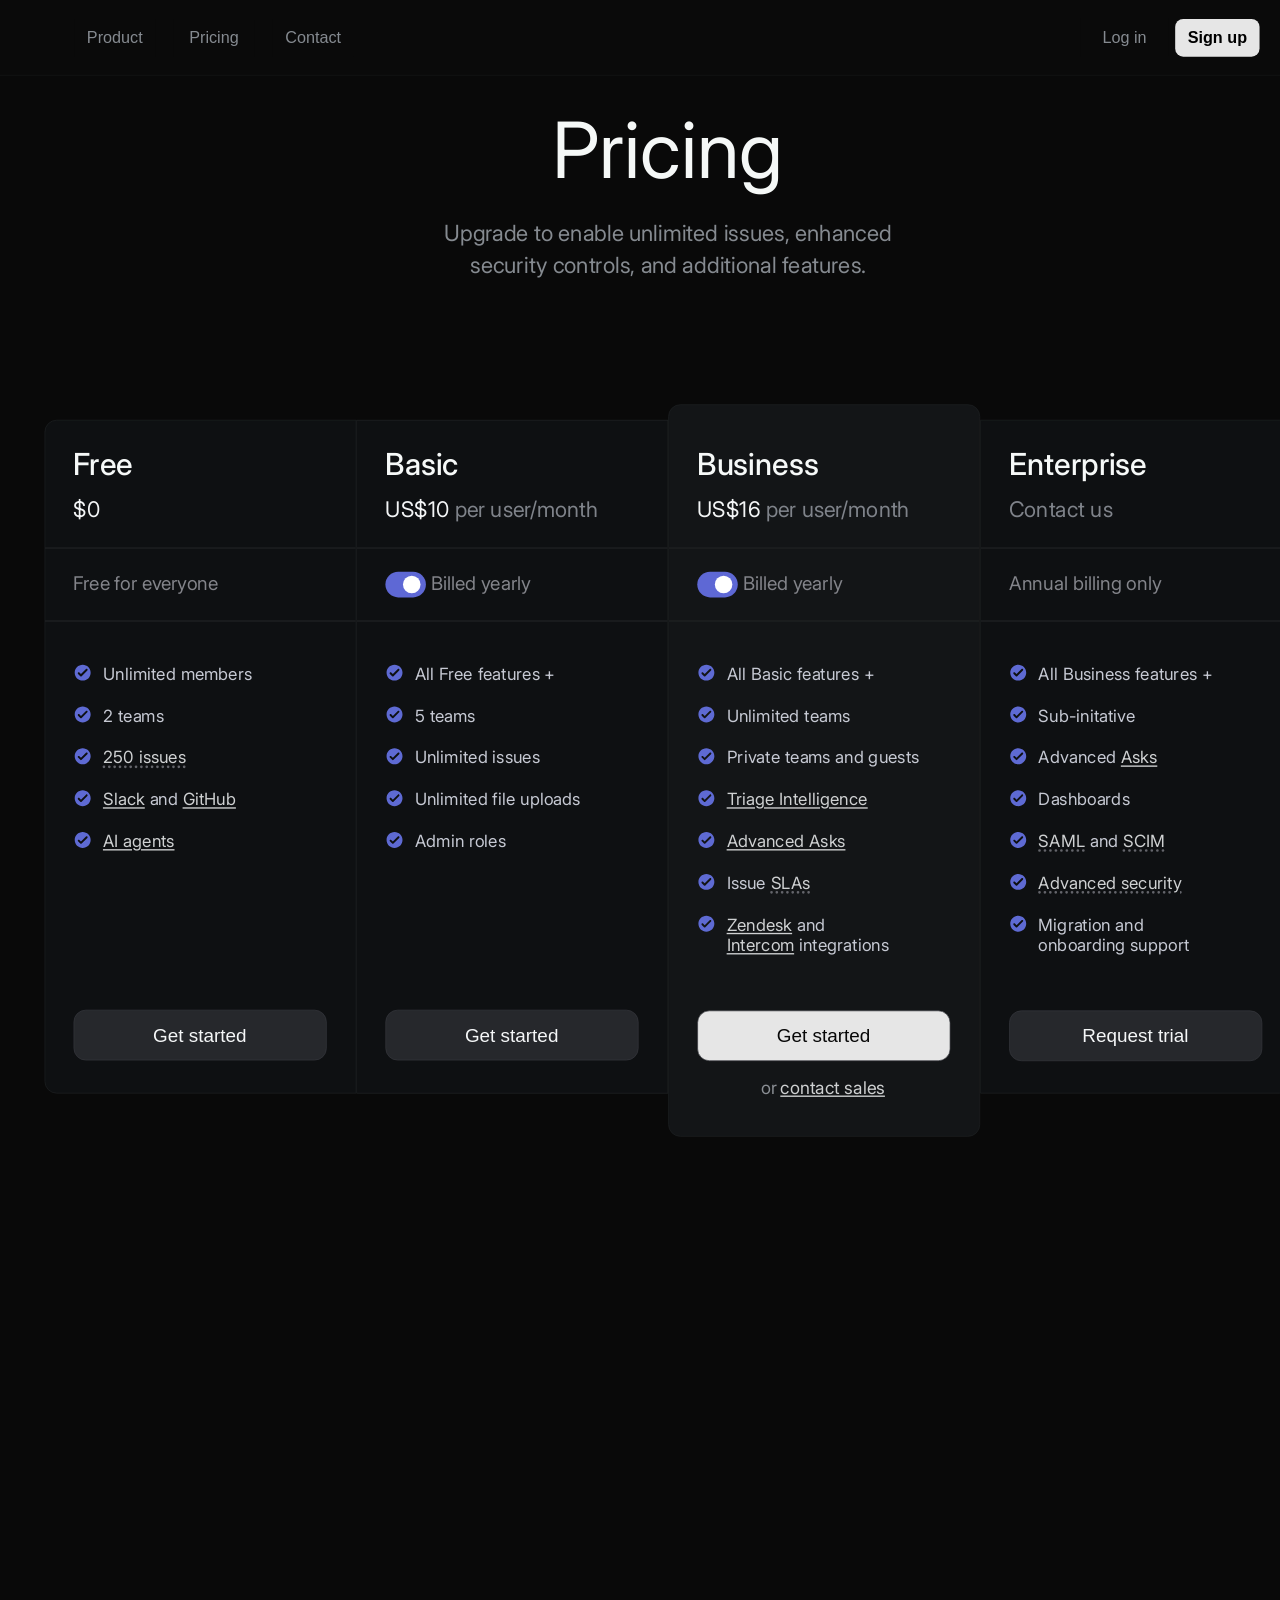
<file: Subscription Page/index.html>
<!DOCTYPE html>
<html>
    <head>
        <title>Task 3</title>
        <meta name="viewport" content="width=device-width, initial-scale=1.0">
        <link rel="preconnect" href="https://fonts.googleapis.com" />
        <link rel="preconnect" href="https://fonts.gstatic.com" crossorigin />
        <link
        href="https://fonts.googleapis.com/css2?family=Inter:ital,opsz,wght@0,14..32,100..900;1,14..32,100..900&family=Open+Sans:ital,wght@0,300..800;1,300..800&display=swap"
        rel="stylesheet"
        />
        <link rel="stylesheet" href="./index.css">
        <meta name="viewport" content="width=device-width, initial-scale=1.0">
    </head>

    <body>
        <nav class="nav-bar">
            <nav class="nav-bar-left">
                <button>Product</button>
                <button>Pricing</button>
                <button>Contact</button>
            </nav>
            <nav class="nav-bar-right">
                <button>Log in</button>
                <button class="sign-up">Sign up</button>
                <button class="hamburger-menu"></button>
            </nav>
        </nav>

        <div class="title">
            <h1>Pricing</h1>
            <span>Upgrade to enable unlimited issues, enhanced</span>
            <span>security controls, and additional features.</span>
        </div>

        <div class="cards-wrapper">
            <article class="cards">
                <section class="tier">
                    <h2>Free</h2>
                    <span class="tier-price">$0</span>
                </section>
                <aside></aside>
                <section class="tier-detail">
                    <span>Free for everyone</span>
                </section>
                <aside></aside>
                <section class="tier-benefits">
                    <ul>
                        <li>Unlimited members</li>
                        <li>2 teams</li>
                        <li><u class="dotted-underline">250 issues</u></li>
                        <li><u>Slack</u> and <u>GitHub</u></li>
                        <li><u>AI agents</u></li>
                    </ul>
                    <button class="left-get-started">Get started</button>
                </section>
            </article>
            <article class="cards">
                <section class="tier">
                    <h2>Basic</h2>
                    <span class="tier-price">US$10</span>
                    <span class="tier-spec">per user/month</span>
                </section>
                <aside></aside>
                <section class="tier-detail">
                    <label class="switch">
                        <input type="checkbox" checked>
                        <span class="slider round"></span>
                    </label>
                    <span>Billed yearly</span>
                </section>
                <aside></aside>
                <section class="tier-benefits">
                    <ul>
                        <li>All Free features +</li>
                        <li>5 teams</li>
                        <li>Unlimited issues</li>
                        <li>Unlimited file uploads</li>
                        <li>Admin roles</li>
                    </ul>
                    <button class="left-get-started">Get started</button>
                </section>
            </article>
            <article class="cards">
                <section class="tier">
                    <h2>Business</h2>
                    <span class="tier-price">US$16</span>
                    <span class="tier-spec">per user/month</span>
                </section>
                <aside></aside>
                <section class="tier-detail">
                    <label class="switch">
                        <input type="checkbox" checked>
                        <span class="slider round"></span>
                    </label>
                    <span>Billed yearly</span>
                </section>
                <aside></aside>
                <section class="tier-benefits">
                    <ul>
                        <li>All Basic features +</li>
                        <li>Unlimited teams</li>
                        <li>Private teams and guests</li>
                        <li><u>Triage Intelligence</u></li>
                        <li><u>Advanced Asks</u></li>
                        <li>Issue <u class="dotted-underline">SLAs</u></li>
                        <li><u>Zendesk</u> and <br> <u>Intercom</u> integrations</li>
                    </ul>
                    <button class="special-get-started">Get started</button>
                    <br>
                    <span class="or">or <u>contact sales</u></span>
                </section>
            </article>
            <article class="cards">
                <section class="tier">
                    <h2>Enterprise</h2>
                    <span class="tier-spec">Contact us</span>
                </section>
                <aside></aside>
                <section class="tier-detail">
                    <span>Annual billing only</span>
                </section>
                <aside></aside>
                <section class="tier-benefits">
                    <ul>
                        <li>All Business features +</li>
                        <li>Sub-initative</li>
                        <li>Advanced <u>Asks</u></li>
                        <li>Dashboards</li>
                        <li><u class="dotted-underline">SAML</u> and <u class="dotted-underline">SCIM</u></li>
                        <li><u class="dotted-underline">Advanced security</u></li>
                        <li>Migration and <br> onboarding support</li>
                    </ul>
                    <button>Request trial</button>
                </section>
            </article>
        </div>
    </body>
</html>
</file>
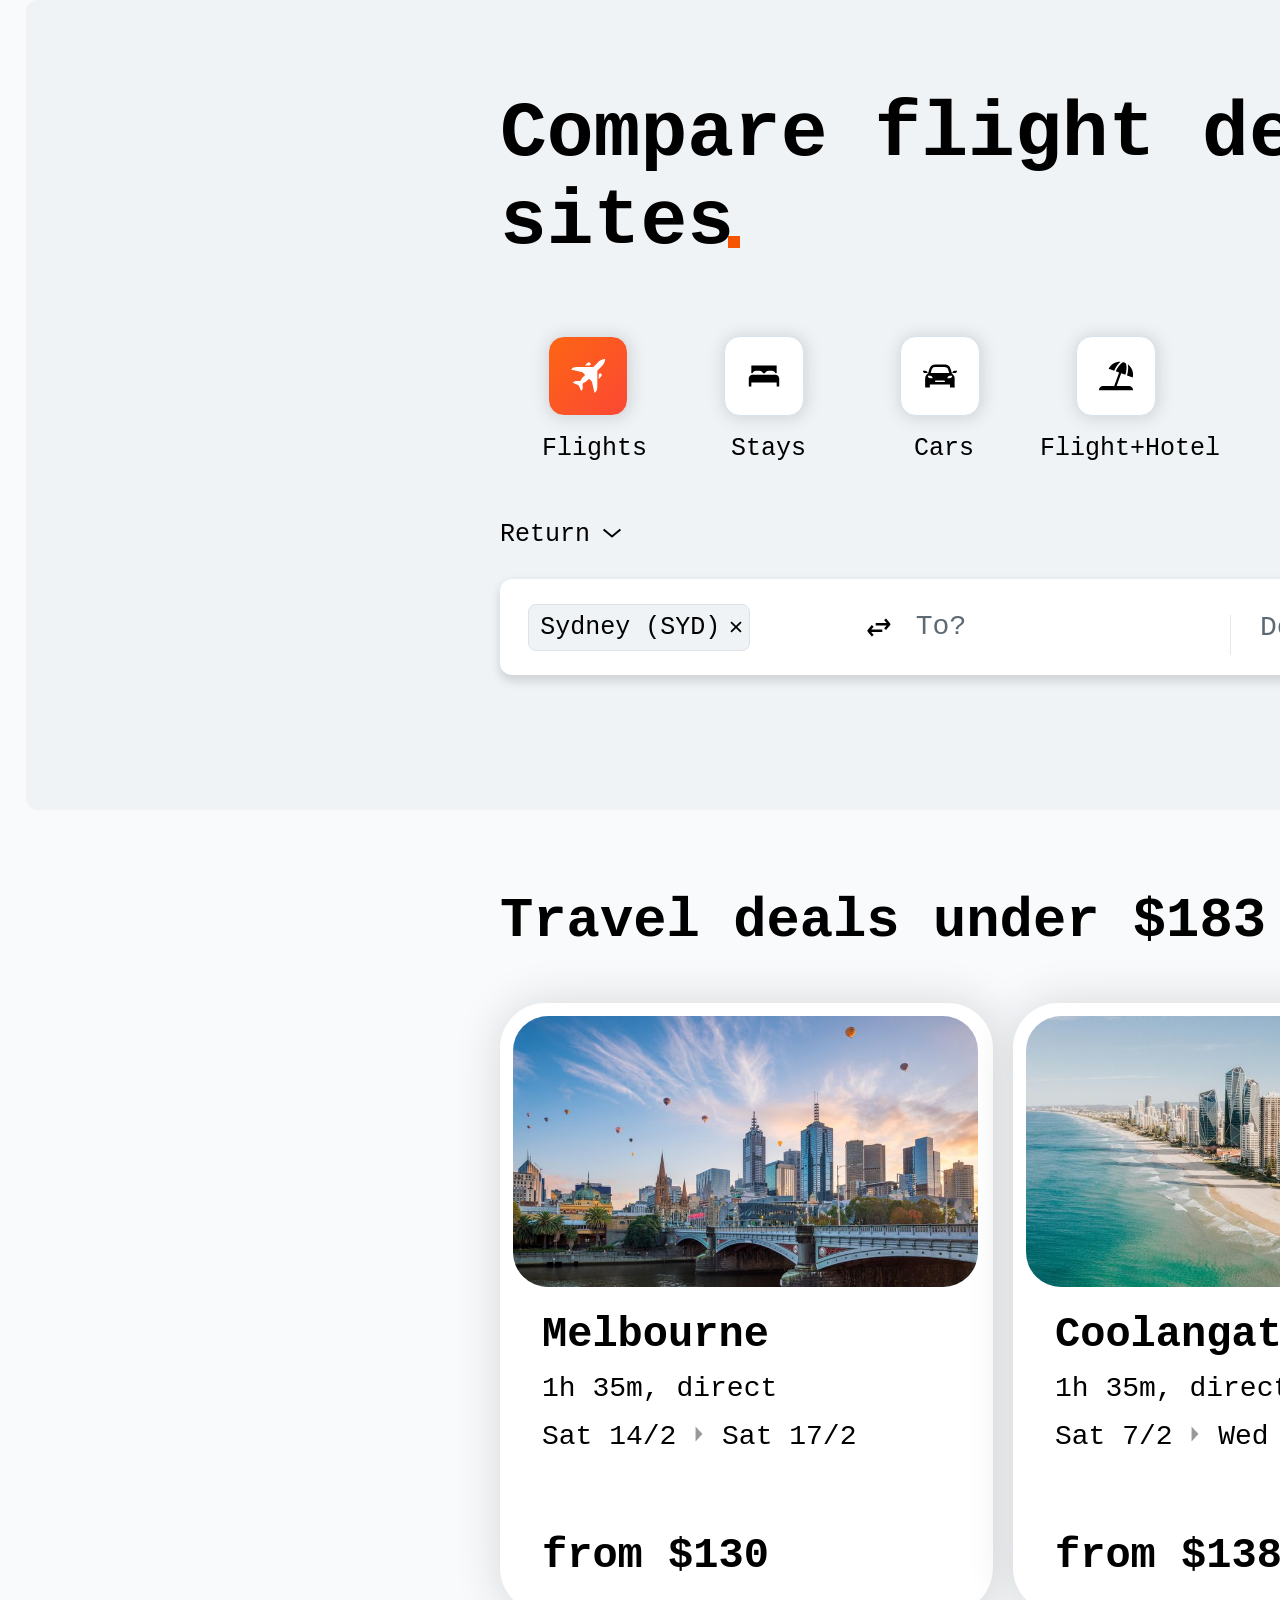
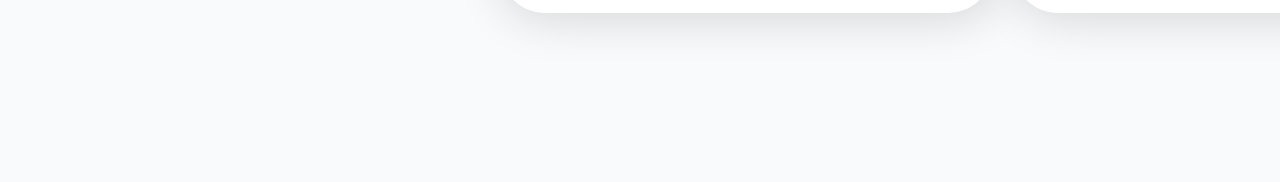
<file: Travel Agency Page/index.html>
<!DOCTYPE html>
<html>
 <head>
    <title>Task 2</title>
    <link rel="stylesheet" href="index.css"/>
 </head>
<body class="body">
    <div class="bg-box"></div>
    <div class="first-half">
        <header class="title">
            <h1 class="h1">Compare flight deals from 100s of <br> sites</h1>
            <div class="full-stop"></div>
        </header>
        <nav class="travel-modes">
            <div class="flight">
                <button id="plane-background">
                    <img class="plane" src="./assets/flights.svg">
                </button>
                <br>
                <span id="Flights">Flights</span>
            </div>
            <div class="stays">
                <button>   
                    <img src="./assets/stays.svg">
                </button>
                <br>
                <span id="Stays">Stays</span>
            </div>
            <div class="cars">
                <button>
                    <img src="./assets/cars.svg">
                </button>
                <br>
                <span id="Cars">Cars</span>
            </div>
            <div class="flight+Hotel">
                <button>
                    <img src="./assets/deals.svg">
                </button>
                <br>
                <span id="Flight-Hotel">Flight+Hotel</span>
            </div>
        </nav>

        <span class="Return">Return</span>
        <img class="Return-arrow" src="./assets/chevron-down.svg">
        <br>

        <div class="travel-search-box"></div>
        <div class="travel-search">
            <div class="line1"></div>
            <div class="line2"></div>
            <button class="sydney-flight">
                <span>Sydney  (SYD)</span>
                <img src="./assets/cross.svg">
            </button>
            <div class="swap">
                <img src="./assets/swap.svg">
                <span>To?</span>
            </div>
            <span class="Departure-Return">Departure - Return</span>
            <span class="ticket-details">1 adult, Economy</span>
            <button class="search-button">
                <img class="search-logo" src="./assets/search.svg">
            </button>
        </div>
    </div>

    <div class="second-half">
        <header class="subtitle">
            <h2>Travel deals under $183</h2>
        </header>

        <nav class="travel-options">
            <div class="cards-wrapper">
                <aside class="explore-more">
                    <span>Explore more</span>
                    <img src="./assets/navigation-chevron-right.svg">
                </aside>
                <header class="cards">
                    <section class="card">
                        <img src="./assets/melbourne.jpg">
                        <h3>Melbourne</h3>
                        <span>1h 35m, direct</span>
                        <br>
                        <span>Sat 14/2</span>
                        <img class="triangle-right" src="./assets/triangle-right.svg">
                        <span class="return-date">Sat 17/2</span>
                        <h3 class="from">from $130</h3>
                    </section>
                    <section class="card">
                        <img src="./assets/coolangatta.jpg">
                        <h3>Coolangatta</h3>
                        <span>1h 35m, direct</span>
                        <br>
                        <span>Sat 7/2</span>
                        <img class="triangle-right" src="./assets/triangle-right.svg">
                        <span class="return-date">Wed 11/2</span>
                        <h3 class="from">from $138</h3>
                    </section>
                    <section class="card">
                        <img src="./assets/maroochydore.jpg">
                        <h3>Maroochydore</h3>
                        <span>1h 40m, direct</span>
                        <br>
                        <span>Sat 21/2</span>
                        <img class="triangle-right" src="./assets/triangle-right.svg">
                        <span class="return-date">Sat 28/2</span>
                        <h3 class="from">from $138</h3>
                    </section>
                    <section class="card">
                        <img src="./assets/launceston.jpg">
                        <h3>Launceston</h3>
                        <span>1h 45m, direct</span>
                        <br>
                        <span>Sat 7/2</span>
                        <img class="triangle-right" src="./assets/triangle-right.svg">
                        <span class="return-date">Wed 11/2</span>
                        <h3 class="from">from $153</h3>
                    </section>
                </header>
                <aside class="navigate">
                    <button class="left">
                        <img src="./assets/navigation-chevron-left.svg">
                    </button>
                    <button class="right">
                        <img src="./assets/navigation-chevron-right.svg">
                    </button>
                </aside>
            </div>
        </nav>
    </div>
</body>
</html>
</file>
<file: Subscription Page/index.css>
body {
    margin: 0;
    padding: 0;
    width: 1979px;
    height: 1847px;
    font-family: Inter;
    background-color: #090909;
    transform: scale(0.675);
    transform-origin: top left;
}

.nav-bar {
    display: flex;
    justify-content: space-between;
    align-items: center;
    width: 1979px;
    height: 111px;
    background-color: #0a0a0a;
    border-bottom: 1.3px solid #1b1e1d;
}

.nav-bar button {
    display: flex;
    align-items: center;
    justify-content: center;
    width: 120px;
    height: 54px;
    font-size: 24px;
    color: #858a90;
    background-color: #0a0a0a;
    border: 0px;
}

.nav-bar-right button {
    display: flex;
    width: 130px;
    height: 56px;
}

.nav-bar-right .sign-up {
    font-weight: bold;
    width: 125px;
    height: 56px;
    color: black;
    background-color: #e6e6e6;
    border-radius: 12px;
}

.nav-bar-left {
    display: flex;
    margin-left: 110px;
    gap: 27px;
}

.nav-bar-right {
    display: flex;
    margin-right: 113px;
    gap: 10px;
}

.title {
    display: flex;
    justify-content: center;
    align-items: center;
    flex-direction: column;
    background-color: #090909;
}

.title h1 {
    font-size: 115px;
    font-weight: 400;
    margin-top: 40px;
    margin-bottom: 27px;
    color: #f5f8f7;
}

.title span {
    font-size: 33px;
    color: #858a90;
    margin-top: 7px;
}

.cards-wrapper {
    display: flex;
    flex-direction: row;
    justify-content: center;
    margin: 0;
    background-color: #090909;
}

.cards {
    display: flex;
    flex-direction: column;
    border: 1px solid #1f2223;
    margin-top: 210px;
    font-size: 32px;
    gap: 30px;
    width: 462px;
    height: 998px;
    box-sizing: border-box; /* include padding inside the width+height */
    background-color: #0e1012;
}

.cards section {
    padding-left: 42px;
    padding-right: 75px;
}

.cards h2 {
    color: #f6f9f8;
    margin-bottom: 20px;
    font-weight: 500;
    font-size: 45px;
}

.cards aside {
    margin-top: 7px;
    border: 1px solid #1f2123;
}

.tier-detail span {
    font-size: 28px;
    color: #83848a;
}

.switch {
  position: relative;
  display: inline-block;
  width: 60px;
  height: 38px;
  top: 4px;
}

.switch input { 
  opacity: 0;
  width: 0;
  height: 0;
}

.slider {
  position: absolute;
  cursor: pointer;
  top: 0;
  left: 0;
  right: 0;
  bottom: 0;
  background-color: #ccc;
  -webkit-transition: .4s;
  transition: .4s;
}

.slider:before {
  position: absolute;
  content: "";
  height: 26px;
  width: 26px;
  top: 6px;
  background-color: white;
  -webkit-transition: .4s;
  transition: .4s;
}

input:checked + .slider {
  background-color: #5e68d5;
}

input:checked + .slider:before {
  -webkit-transform: translateX(26px);
  -ms-transform: translateX(26px);
  transform: translateX(26px);
}

.slider.round {
  border-radius: 34px;
}

.slider.round:before {
  border-radius: 50%;
}

.tier-benefits ul{
    padding: 0;
}

.tier-benefits li {
  list-style: none;
  background-image: url("data:image/svg+xml,%3Csvg class='' width='16' height='16' viewBox='0 0 16 16' fill='%235e6ad3' role='img' focusable='false' aria-hidden='true' xmlns='http://www.w3.org/2000/svg' style='--icon-color: var(--color-brand-bg);'%3E%3Cpath fill-rule='evenodd' clip-rule='evenodd' d='M8 1.00195C4.13401 1.00195 1 4.13596 1 8.00195C1 11.8679 4.13401 15.002 8 15.002C11.866 15.002 15 11.8679 15 8.00195C15 4.13596 11.866 1.00195 8 1.00195ZM12.101 6.10299C12.433 5.77105 12.433 5.23286 12.101 4.90091C11.7691 4.56897 11.2309 4.56897 10.899 4.90091L6.5 9.29987L5.10104 7.90091C4.7691 7.56897 4.2309 7.56897 3.89896 7.90091C3.56701 8.23286 3.56701 8.77105 3.89896 9.10299L5.89896 11.103C6.2309 11.4349 6.7691 11.4349 7.10104 11.103L12.101 6.10299Z'%3E%3C/path%3E%3C/svg%3E");
  background-repeat: no-repeat;           /* quite important: does not show multiple */
  background-size: 27px 27px;
  padding-left: 44px;
  font-size: 25px;
  margin-bottom: 32px;
  color: #c6c9d3;
}

.dotted-underline {
    text-decoration: underline #64656b dotted 4px;
}

.cards button {
    width: 375px;
    height: 75px;
    font-size: 28px;
    font-weight: 400;
    color: #f5f7f8;
    background-color: #26282c;
    border-radius: 18px;
    border: 1px solid #37383e;
    margin-top: 50px;
}

.tier-benefits .special-get-started {
    background-color: #e6e6e6;
    color: #080808;
}

.cards button:hover {
    filter: brightness(125%);
}

.cards button .left-get-started {
    margin-bottom: 80px;
}

.cards:first-child {
  border-top-left-radius: 18px;
  border-bottom-left-radius: 18px;
}

.cards:last-child {
  border-top-right-radius: 18px;
  border-bottom-right-radius: 18px;
}

.cards:nth-child(3) {
    display: flex;
    border-radius: 18px;
    width: 462px;
    height: 1085px;
    margin-top: 186.5px;
    padding-top: 23.5px;
    background-color: #131517;
}

.tier-benefits .left-get-started {
    margin-top: 203px;
}

.tier-benefits .or {
    margin-top: 23px;
    margin-left: 30px;
    font-size: 26px;
    display: flex;
    justify-content: center;
    gap: 5px;
}

.cards .tier-spec {
    color: #7f838a;
}

.cards .tier-price {
    color: #f3f5f6;
}

.tier-benefits ul u {
    color: #cfd1d2;
    text-underline-offset: 3px;
}

.tier-benefits .or {
    color: #8b8f95;
}

.tier-benefits .or u {
    color: #cfd1d2;
    text-underline-offset: 3px;
}

.nav-bar .hamburger-menu {
    display: none;
}

@media (max-width: 420px) {
    body {
        width: 100%;
        height: auto;
        min-height: 100vh;
    }

    .nav-bar {
        width: 100%;
        height: auto;
        padding: 14px 20px;
        justify-content: flex-end;
        box-sizing: border-box;
        align-items: center;
        margin-left: 0;
    }

    .nav-bar-left {
        display: none;
    }

    .nav-bar-right {
        display: flex;
        margin-right: 0;
        align-items: center;
        gap: 8px;
    }

    .nav-bar-right button {
        justify-content: center;
        align-items: center;
        width: auto;
        height: auto;
        padding: 8px 14px;
        font-size: 11px;
    }

    .nav-bar-right .sign-up {
        width: auto;
        height: auto;
        padding: 7px 10px;
        font-size: 11px;
        border-radius: 6px;
    }

    .nav-bar .hamburger-menu {
        display: flex;
        align-items: center;
        justify-content: center;
        width: 12px;
        height: 16px;
        min-width: 16px;
        margin-left: 8px;
        padding: 0;
        background-color: transparent;
        border: none;
        background-image: url('data:image/svg+xml,<svg width="40" height="40" viewBox="0 0 16 16" fill="%23787a79" xmlns="http://www.w3.org/2000/svg"><rect x="1" y="7.5" width="14" height="1" rx="0.5" style="transform-origin: center center; transform: translateY(-3.5px);"></rect><rect x="1" y="7.5" width="14" height="1" rx="0.5" style="transform-origin: center center; transform: translateY(3.5px);"></rect></svg>');
        background-repeat: no-repeat;
        background-size: contain;
        background-position: center;
    }

    .title h1 {
        font-size: 34px;
        margin-top: 32px;
        margin-bottom: 15px;
    }

    .title span {
        font-size: 14px;
        margin-top: 3px;
        text-align: center;
        padding: 0 20px;
    }

    .cards-wrapper {
        flex-direction: column;
        align-items: stretch;
        padding: 65px 22px 40px;
        gap: 0;
        margin-top: 10px;
        box-sizing: border-box;
    }

    .cards aside {
        margin-top: 12px;
        margin-bottom: 12px;
    }

    .cards {
        width: 100%;
        height: auto;
        margin-top: 0px;
        font-size: 14px;
        gap: 0;
        border-radius: 0;
        border: 1px solid #1f2223;
    }

    .cards:first-child {
        border-radius: 18px 18px 0 0;
    }

    .cards:last-child {
        border-radius: 0 0 18px 18px;
    }

    .cards:nth-child(3) {
        width: 100%;
        height: auto;
        margin-top: 0;
        padding-top: 0;
        border-radius: 0;
        background-color: #131517;
    }

    .cards section {
        padding-left: 20px;
        padding-right: 20px;
    }

    .cards h2 {
        font-size: 20px;
        margin-top: 20px;
        margin-bottom: 10px;
    }

    .cards .tier-price {
        margin-top: 25px;
        font-size: 12px;
        color: #e0e2e3;
        margin-bottom: 20px;
    }

    .cards .tier-spec {
        font-size: 14px;
        margin-left: 4px;
    }

    .cards .tier-detail {
        margin-top: 5px;
        margin-bottom: 5px;
    }

    .tier-detail span {
        font-size: 11px;
    }

    .switch {
        width: 23px;
        height: 16px;
        top: 2px;
    }

    .slider:before {
        height: 11px;
        width: 11px;
        top: 3px;
        right: 17px;
    }

    input:checked + .slider:before {
        transform: translateX(14px);
    }

    .tier-benefits li {
        font-size: 12px;
        margin-bottom: 18px;
        background-size: 13px 13px;
        padding-left: 23px;
    }

    .tier-benefits .dotted-underline {
        text-decoration: underline #64656b dotted 1px;
    }

    .cards button {
        width: 100%;
        height: 35px;
        font-size: 13px;
        border-radius: 8px;
        margin-top: 8px;
        margin-bottom: 4px;
    }

    .tier-benefits .left-get-started {
        margin-top: 0;
    }

    .tier-benefits .or {
        font-size: 13px;
        margin-left: 0;
        justify-content: center;
        margin-bottom: 16px;
    }

    .tier {
        padding-top: 4px;
        margin-bottom: 4px;
    }

    .tier-benefits {
        padding-bottom: 20px;
    }

    .tier-benefits ul {
        margin-bottom: 40px;
    }

    .tier-benefits .or {
        margin-top: 10px;
        margin-bottom: 0px;
    }
}
</file>
<file: Travel Agency Page/index.css>
body {
    margin: 0px;
    padding: 0px;
    background-color: #f8fafc;
    font-family: monospace;
    width: 3024px;
    height: 1782px;
}

.h1 {
    margin: 0px;
}

.bg-box {
    position: absolute;
    z-index: -2;
    width: 2975px;
    height: 810px;
    background-color: #eff3f6;
    margin-left: 26px;
    margin-right: 30px;
    border-radius: 12px;
}

.title {
    position: relative;
    font-size: 39px;
    bottom: 10px;
}

.full-stop {
    position: relative;
    width: 12px;
    height: 12px;
    background-color: #f65602;
    margin: 0px;
    padding: 0px;
    left: 228px;
    bottom: 30px;
}

.travel-modes {
    display: flex;
    background-color: none;
}

.first-half {
    position: relative;
    margin-left: 500px;
    top: 100px;
}

.travel-modes div {
    margin: 10px;
    padding: 20px;
    font-size: 20px;
}

.travel-modes div button {
    width: 80px;
    height: 80px;
    padding: 20px;
    margin: 18px;   
    border: 1px solid #dae3e9;
    border-radius: 20%;
    background-color: #ffffff;
    /* box-shadow: [h-offset] [v-offset] [blur] [spread] [color]; */
    box-shadow: 1px 1px 15px 2px #d3d5d7;
}

.travel-modes div button img {
    width: 100%;
    height: 100%;
    object-fit: contain;
}

#plane-background {
    background-image: linear-gradient(135deg, #fd6513 , #fc4835);
}

.plane {
    filter: invert(1);
}

.travel-modes div span {
    position: relative;
    font-size: 25px;
}

#Flights {
    left: 12px;
}

#Stays {
    left: 25px;
}

#Cars {
    left: 32px;
}

#Flight-Hotel {
    right: 18px;
}

.Return {
    position: relative;
    font-size: 25px;
    top: 20px;
}

.Return-arrow {
    position: relative;
    width: 28px;
    height: 28px;
    top: 26px;
}

.travel-search-box {
    position: absolute;
    z-index: -1;
    width: 1472px;
    height: 96px;
    background-color: #ffffff;
    border-radius: 12px;
    box-shadow: 1px 5px 8px 2px #d3d5d7;
    margin-top: 50px;
}

.sydney-flight {
    width: 222px;
    height: 47px;
    position: relative;
    background-color: #eff3f6;
    border-color: #dee2e5;
    outline: none;
    top: 75px;
    left: 28px;
    border-radius: 8px;
    border: 1.2px solid #dee2e5;
}

.sydney-flight span {
    font-family: monospace;
    font-size: 25px;
}

.sydney-flight img {
    position: relative;
    height: 14px;
    width: 14px;
    left: 5px;
}

.swap {
    position: relative;
    top: 35px;
    left: 360px;
    width: 400px;
}

.swap img {
    width: 38px;
    height: 33px;
}

.swap span {
    position: relative;
    font-family: monospace;
    font-size: 28px;
    color: #5d6a73;
    bottom: 10px;
    left: 10px;
}

.Departure-Return {
    position: relative;
    font-family: monospace;
    font-size: 28px;
    color: #5d6a73;
    bottom: 5px;
    left: 760px;
}

.ticket-details {
    position: relative;
    font-family: monospace;
    font-size: 28px;
    bottom: 5px;
    left: 820px;
}

.search-button {
    position: absolute;
    height: 70px;
    width: 70px;
    top: 498px;
    left: 1387px;
    background-color: #f65602;
    border-radius: 12px;
    padding: 16px;
    border: 0px;
}

.search-logo {
    width: 100%;
    height: 100%;
    object-fit: contain;
    filter: invert(1);
}

.line1 {
    position: absolute;
    height: 40px;
    width: 1px;
    background-color: #e6e9ec;
    left: 730px;
    top: 515px;
}

.line2 {
    position: absolute;
    height: 40px;
    width: 1px;
    background-color: #e6e9ec;
    left: 1080px;
    top: 515px;
}

.travel-options {
    display: flex;
}

.travel-options img{
    width: 400px;
    height: 400px;
}

.second-half {
    position: relative;
    margin-left: 500px;
    top: 300px;
}

.subtitle {
    display: flex;
    font-size: 37px;
    margin: 0px;
}

.subtitle h2 {
    margin-top: 42px;
    margin-bottom: 0;
}

.cards-wrapper {
    display: flex;
    flex-direction: column;
    max-width: 2400px;
     /* height 620px */
}

.explore-more {
    display: flex;
    justify-content: flex-end;
    font-size: 26px;
    margin-bottom: 0px;
    padding: 0px;
    font-weight: bold;
    position: relative;
    bottom: 25px;
}

.explore-more img {
    position: relative;
    height: 50px;
    width: 50px;
    margin: 0px;
    padding: 0px;
    bottom: 10px;
}

.cards {
    display: flex;
    gap: 20px;
}

.card {
    background-color: #ffffff;
    border-radius: 45px;
    width: 493px;
    height: 610px;
    /* box-shadow: [h-offset] [v-offset] [blur] [spread] [color]; */
    box-shadow: 3px 3px 45px 2px #d3d5d7;
    border: 0px;
}

.card img {
    width: 465px;
    height: 271px;
    border-radius: 35px;
    margin: 13px 10px 20px 13px;
    object-fit: cover;
    object-position: center 10%;
}

.card h3 {
    margin-top: 0px;
    margin-bottom: 14px;
    margin-left: 42px;
    font-size: 42px;

}

.card span {
    margin-left: 42px;
    font-size: 28px;
}

.card img.triangle-right {
    position: relative;
    margin: 10px 0px 0px 0px;
    padding: 0;
    filter: invert(1) brightness(60%);
    width: 30px;
    height: 30px;
    top: 5px;
}

.card span.return-date {
    margin: 0;
}

.card h3.from {
    margin-top: 80px;
}

.navigate {
    display: flex;
    justify-content: flex-end;
    gap: 25px;
    margin-top: 50px;
    max-width: 2400px;
}

.left {
    width: 65px;
    height: 65px;
    object-fit: contain;
    border-radius: 9999px;
    border: 3px solid #dae2e9;
}

.left img {
    width: 100%;
    height: 100%;
    object-fit: contain;
    filter: invert(1) brightness(60%);
}

.right {
    width: 65px;
    height: 65px;
    object-fit: contain;
    border-radius: 9999px;
    border: 3px solid #dae2e9;
}

.right img {
    width: 100%;
    height: 100%;
    object-fit: contain;
}
</file>
